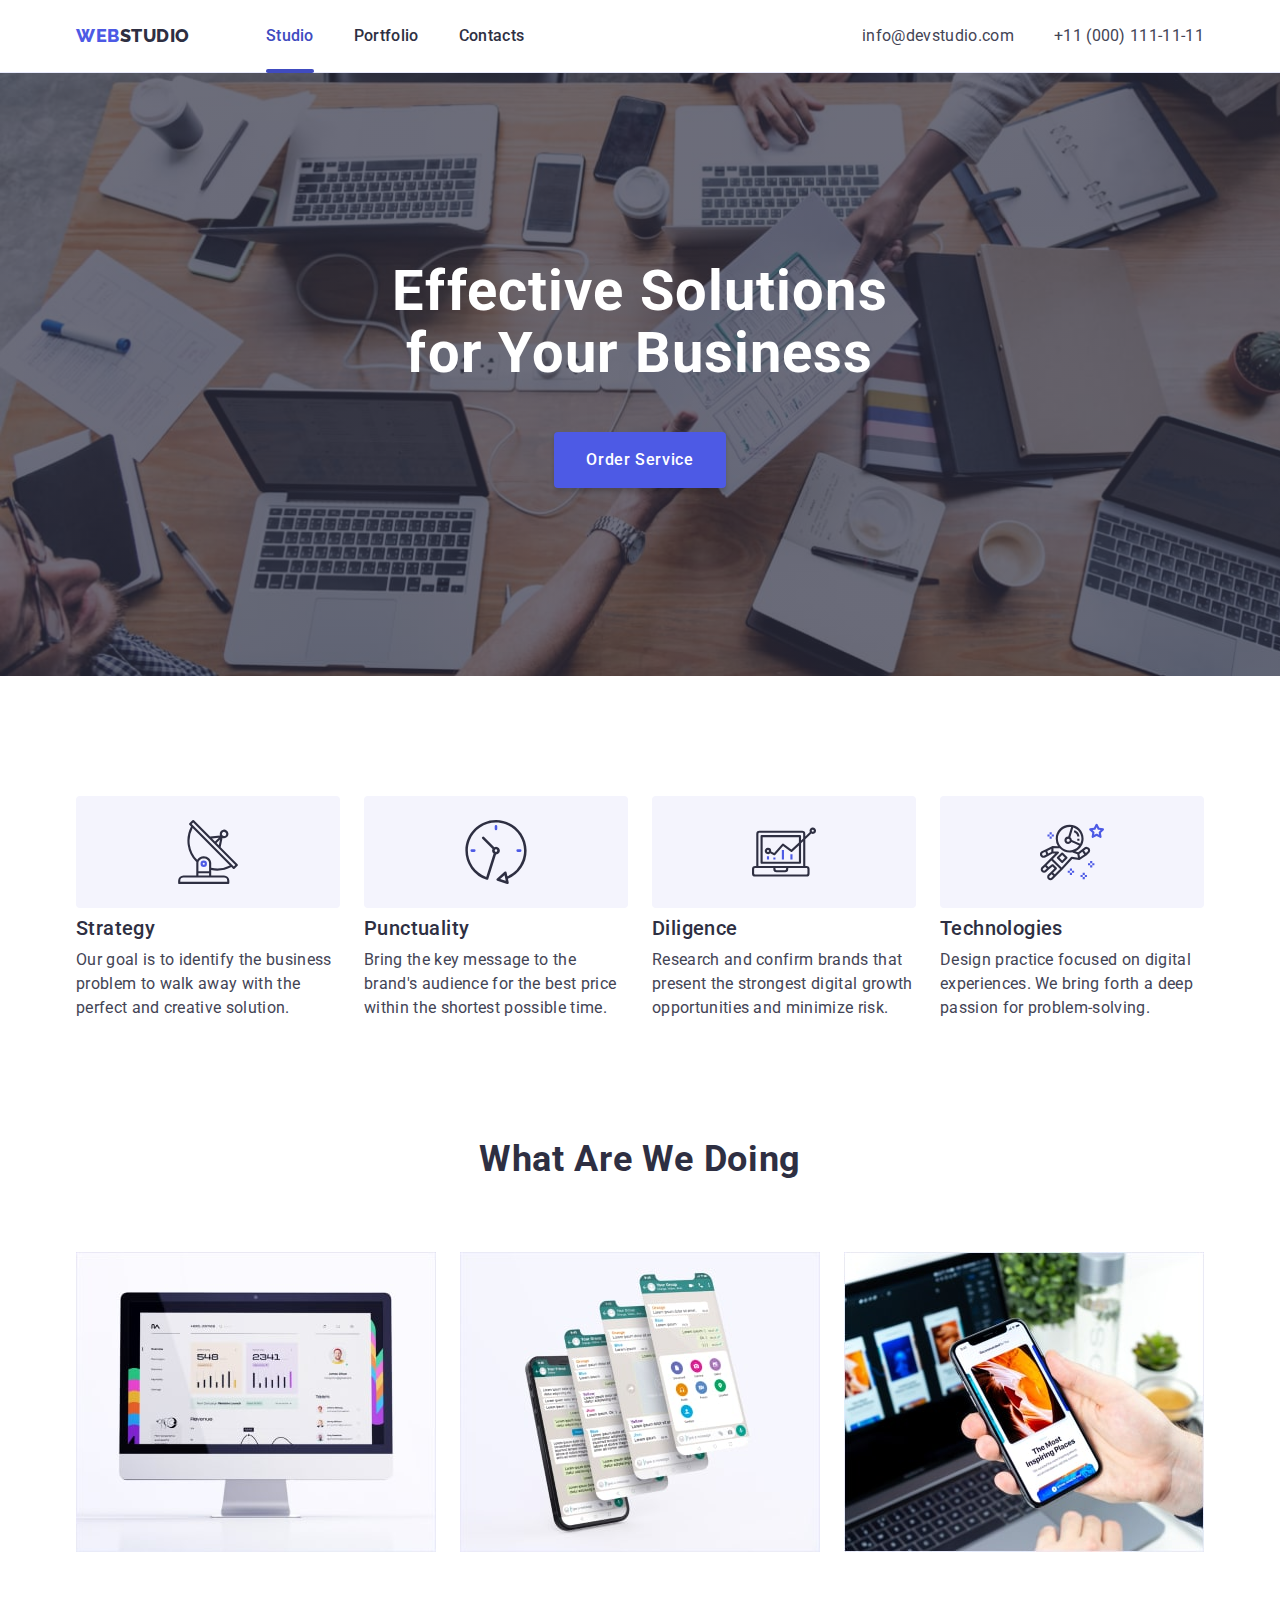
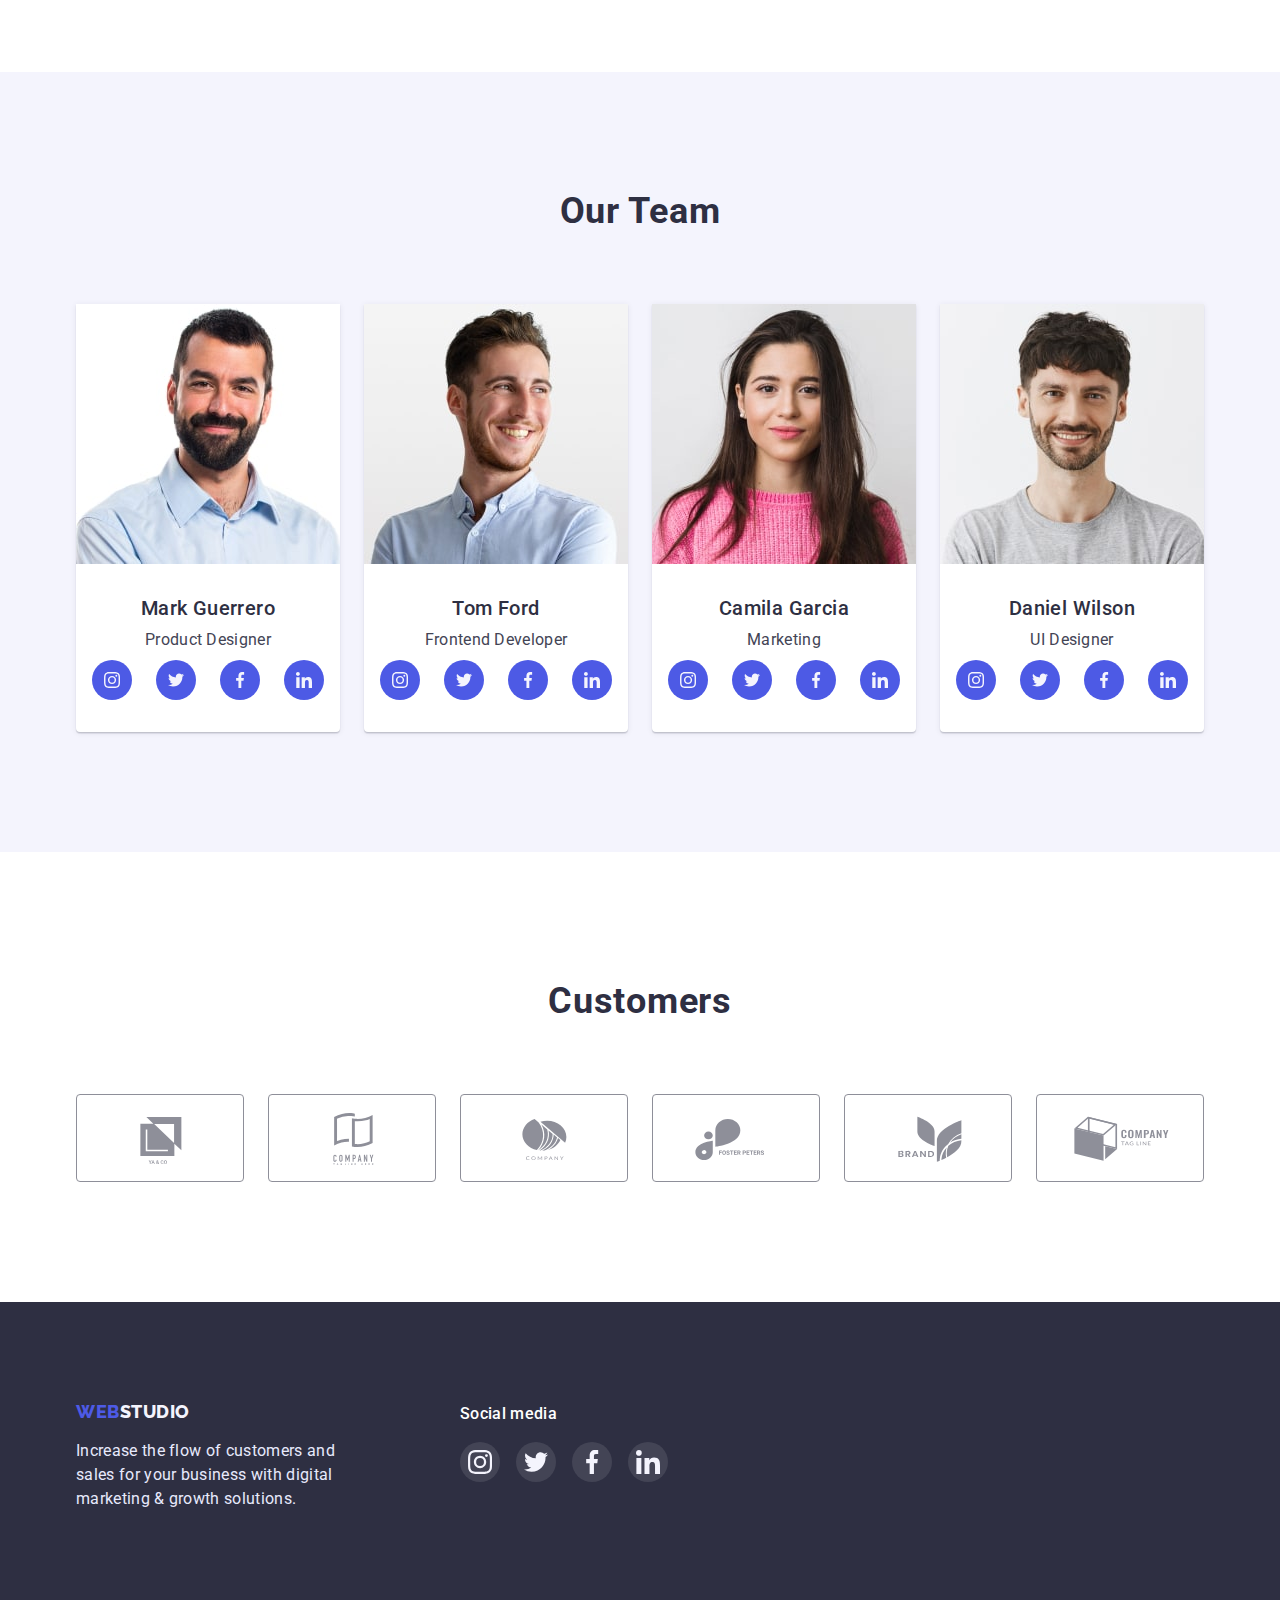
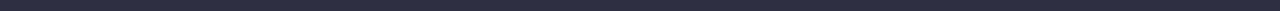
<file: index.html>
<!DOCTYPE html>
<html lang="en">
    <head>
        <meta charset="UTF-8">
        <meta http-equiv="X-UA-Compatible" content="IE=edge">
        <meta name="viewport" content="width=device-width, initial-scale=1.0">
        <title>WebStudio</title>
        <link rel="stylesheet" href="https://fonts.googleapis.com/css2?family=Raleway:wght@800&family=Roboto:wght@400;500;700&display=swap">
        <link rel="stylesheet" href="https://cdnjs.cloudflare.com/ajax/libs/modern-normalize/1.1.0/modern-normalize.min.css">
        <link rel="stylesheet" href="./css/styles.css">

    </head>
    <body>
        <!-- HEADER -->
        
        <header class="header">
            <div class="header-container">
                <nav class="header-navigation">
                    <a class="header-logo">
                        <span class="logo-one">WEB</span><span class="logo-two">STUDIO</span>
                    </a>
                    <ul class="header-list list">
                        <li class="header-item"><a class="header-link link active" href="./index.html">Studio</a></li>
                        <li class="header-item"><a class="header-link link" href="./portfolio.html">Portfolio</a></li>
                        <li class="header-item"><a class="header-link link" href="#">Contacts</a></li>
                    </ul>
                </nav>

                <address class="address-ul">
                    <ul class="contacts-list list">
                        <li><a class="header-mail link" href="mailto:info@devstudio.com">info@devstudio.com</a></li>
                        <li><a class="header-tel link" href="tel:+110001111111">+11 (000) 111-11-11</a></li>
                    </ul>   
                </address>
            </div>
        </header>

        <main>
            <!-- Hero image -->
            <section class="hero">
                <div class="container">
                    <h2 class="hero-title">Effective Solutions for Your Business</h2>
                        <button type="button" class="hero-btn" data-modal-open>Order Service</button>
                </div>     
            </section>
            
            <!-- Features -->
            <section class="features">
                <div class="container">
                    <h2 hidden>Features</h2>
                    <ul class="features-list list">
                        <li class="features-item">
                            <div class="box">
                                <svg width="64" height="64">
                                    <use href="./images/sprite.svg#icon-antenna"></use>
                                </svg>
                            </div>
                            <h3 class="features-title">Strategy</h3>
                            <p class="features-text">Our goal is to identify the business problem to walk away with the perfect and creative solution.</p>
                        </li>
                        <li class="features-item">
                            <div class="box">
                                <svg width="64" height="64">
                                    <use href="./images/sprite.svg#icon-clock"></use>
                                </svg>
                            </div>
                            <h3 class="features-title">Punctuality</h3>
                            <p class="features-text">Bring the key message to the brand's audience for the best price within the shortest possible time.</p>
                        </li>
                        <li class="features-item">
                            <div class="box">
                                <svg width="64" height="64">
                                    <use href="./images/sprite.svg#icon-diagram"></use>
                                </svg>
                            </div>
                            <h3 class="features-title">Diligence</h3>
                            <p class="features-text">Research and confirm brands that present the strongest digital growth opportunities and minimize risk.</p>
                        </li>
                        <li class="features-item">
                            <div class="box">
                                <svg width="64" height="64">
                                    <use href="./images/sprite.svg#icon-astronaut"></use>
                                </svg>
                            </div>
                            <h3 class="features-title">Technologies</h3>
                            <p class="features-text">Design practice focused on digital experiences. We bring forth a deep passion for problem-solving.</p>
                        </li>
                    </ul>    
                </div>
            </section>   

            <!-- Work -->
            <section class="work">
                <div class="container">
                    <h2 class="work-title">What are we doing</h2>
                    
                    <ul class="work-list list">
                        <li class="work-item">
                            <img src="./images/Rectangle1.jpg" alt="Monitor" width="360">
                        </li>
                        <li class="work-item">
                            <img src="./images/Rectangle2.jpg" alt="Smartphone" width="360">
                        </li>
                        <li class="work-item">
                            <img src="./images/Rectangle3.jpg" alt="Laptop and smartphone" width="360">
                        </li>
                    </ul>          
                </div>
            </section>

            <!-- Command -->
            <section class="team">
                <div class="container">
                    <h2 class="team-title">Our Team</h2>
                    <ul class="team-list list">
                        <li class="team-item">
                            <img src="./images/img(1).jpg" alt="man" width="264">
                            <div class="card">
                                <h3 class="team-name">Mark Guerrero</h3>
                                <p class="team-text">Product Designer</p>   
                                <ul class="social-list list">
                                    <li class="team-soc item">
                                        <a class="teamsoc-list-link" href="">
                                            <svg class="logo-svg" width="16" height="16">
                                                <use href="./images/sprite.svg#icon-instagram"></use>
                                            </svg>
                                        </a>
                                    </li>
                                    <li class="team-soc item">
                                        <a class="teamsoc-list-link" href="">
                                            <svg class="logo-svg" width="16" height="16">
                                                <use href="./images/sprite.svg#icon-twitter"></use>
                                            </svg>
                                        </a>
                                    </li>
                                    <li class="team-soc item">
                                        <a class="teamsoc-list-link" href="">
                                            <svg class="logo-svg" width="16" height="16">
                                                <use href="./images/sprite.svg#icon-facebook"></use>
                                            </svg>
                                        </a>
                                    </li>
                                    <li class="team-soc item">
                                        <a class="teamsoc-list-link" href="">
                                            <svg class="logo-svg" width="16" height="16">
                                            <use href="./images/sprite.svg#icon-linkedin"></use>
                                            </svg>
                                        </a>
                                    </li>     
                                </ul>
                            </div>     
                        </li>
                        <li class="team-item">
                            <img src="./images/img(2).jpg" alt="guy" width="264">
                            <div class="card">
                                <h3 class="team-name">Tom Ford</h3>
                                <p class="team-text">Frontend Developer</p>
                                <ul class="social-list list">
                                    <li class="team-soc item">
                                        <a class="teamsoc-list-link" href="">
                                            <svg class="logo-svg" width="16" height="16">
                                                <use href="./images/sprite.svg#icon-instagram"></use>
                                            </svg>
                                        </a>
                                    </li>
                                    <li class="team-soc item">
                                        <a class="teamsoc-list-link" href="">
                                            <svg class="logo-svg" width="16" height="16">
                                                <use href="./images/sprite.svg#icon-twitter"></use>
                                            </svg>
                                        </a>
                                    </li>
                                    <li class="team-soc item">
                                        <a class="teamsoc-list-link" href="">
                                            <svg class="logo-svg" width="16" height="16">
                                                <use href="./images/sprite.svg#icon-facebook"></use>
                                            </svg>
                                        </a>
                                    </li>
                                    <li class="team-soc item">
                                        <a class="teamsoc-list-link" href="">
                                            <svg class="logo-svg" width="16" height="16">
                                                <use href="./images/sprite.svg#icon-linkedin"></use>
                                            </svg>
                                        </a>
                                    </li>     
                                </ul>
                            </div>
                        </li>
                        <li class="team-item">
                            <img src="./images/img(3).jpg" alt="girl" width="264">
                            <div class="card">
                                <h3 class="team-name">Camila Garcia</h3>
                                <p class="team-text">Marketing</p>
                                <ul class="social-list list">
                                    <li class="team-soc item">
                                        <a class="teamsoc-list-link" href="">
                                            <svg class="logo-svg" width="16" height="16">
                                                <use href="./images/sprite.svg#icon-instagram"></use>
                                            </svg>
                                        </a>
                                    </li>
                                    <li class="team-soc item">
                                        <a class="teamsoc-list-link" href="">
                                            <svg class="logo-svg" width="16" height="16">
                                                <use href="./images/sprite.svg#icon-twitter"></use>
                                            </svg>
                                        </a>
                                    </li>
                                    <li class="team-soc item">
                                        <a class="teamsoc-list-link" href="">
                                            <svg class="logo-svg" width="16" height="16">
                                                <use href="./images/sprite.svg#icon-facebook"></use>
                                            </svg>
                                        </a>
                                    </li>
                                    <li class="team-soc item">
                                        <a class="teamsoc-list-link" href="">
                                            <svg class="logo-svg" width="16" height="16">
                                                <use href="./images/sprite.svg#icon-linkedin"></use>
                                            </svg>
                                        </a>
                                    </li>     
                                </ul>  
                            </div>
                        </li>
                        <li class="team-item">
                            <img src="./images/img(4).jpg" alt="guy" width="264">
                            <div class="card">
                                <h3 class="team-name">Daniel Wilson</h3>
                                <p class="team-text">UI Designer</p>
                                <ul class="social-list list">
                                    <li class="team-soc item">
                                        <a class="teamsoc-list-link" href="">
                                            <svg class="logo-svg" width="16" height="16">
                                            <use href="./images/sprite.svg#icon-instagram"></use>
                                        </svg>
                                        </a>
                                    </li>
                                    <li class="team-soc item">
                                        <a class="teamsoc-list-link" href="">
                                            <svg class="logo-svg" width="16" height="16">
                                                <use href="./images/sprite.svg#icon-twitter"></use>
                                            </svg>
                                        </a>
                                    </li>
                                    <li class="team-soc item">
                                        <a class="teamsoc-list-link" href="">
                                            <svg class="logo-svg" width="16" height="16">
                                                <use href="./images/sprite.svg#icon-facebook"></use>
                                            </svg>
                                        </a>
                                    </li>
                                    <li class="team-soc item">
                                        <a class="teamsoc-list-link" href="">
                                            <svg class="logo-svg" width="16" height="16">
                                                <use href="./images/sprite.svg#icon-linkedin"></use>
                                            </svg>
                                        </a>
                                    </li>     
                                </ul>
                            </div>
                        </li>
                    </ul>
                </div>
            </section>

                <!-- Customers -->
            <section class="customers">
                <div class="container">
                    <h2 class="customers-title">Customers</h2>
                    <ul class="customers-icon-list list">
                        <li class="customers-list-item">
                            <a class="customers-list link" href="">
                                <svg class="company-icon" width="104" height="56">
                                    <use href="./images/sprite.svg#icon-company1"></use>
                                </svg>
                            </a>
                        </li>
                        <li class="customers-list-item">
                            <a class="customers-list link" href="">
                                <svg class="company-icon" width="104" height="56">
                                    <use href="./images/sprite.svg#icon-company2"></use>
                                </svg>
                            </a>
                        </li>
                        <li class="customers-list-item">
                            <a class="customers-list link" href="">
                                <svg class="company-icon" width="104" height="56">
                                    <use href="./images/sprite.svg#icon-company3"></use>
                                </svg>
                            </a>
                        </li>                                         
                        <li class="customers-list-item">
                            <a class="customers-list link" href="">
                                <svg class="company-icon" width="104" height="56">
                                    <use href="./images/sprite.svg#icon-company4"></use>
                                </svg>
                            </a>
                        </li>                                          
                        <li class="customers-list-item">
                            <a class="customers-list link" href="">
                                <svg class="company-icon" width="104" height="56">
                                    <use href="./images/sprite.svg#icon-company5"></use>
                                </svg>
                            </a>
                        </li>                      
                        <li class="customers-list-item">
                            <a class="customers-list link" href="">
                                <svg class="company-icon" width="104" height="56">
                                    <use href="./images/sprite.svg#icon-company6"></use>
                                </svg>
                            </a>
                        </li>
                    </ul>
                </div>
            </section> 
        </main>

        <!-- Footer -->
        <footer class="footer">
            <div class="container-footer">
                <div class="footer-basement">
                    <a class="footer-logo">
                        <span class="logo-web">WEB</span><span class="logo-studio">STUDIO</span>
                    </a>
                    <p class="footer-text">Increase the flow of customers and sales for your business with digital marketing & growth solutions.</p>
                </div>
                <div class="footer-media">
                    <p class="soc-media title">Social media</p>
                    <ul class="social-med-list list">
                        <li class="social-media item">
                            <a class="media-list-link" href="">
                                <svg class="icon-svg" width="24" height="24">
                                    <use href="./images/sprite.svg#icon-instagram"></use>
                                </svg>
                            </a>
                        </li>
                        <li class="social-media item">
                            <a class="media-list-link" href="">
                                <svg class="icon-svg" width="24" height="24">
                                    <use href="./images/sprite.svg#icon-twitter"></use>
                                </svg>
                            </a>
                        </li>
                        <li class="social-media item">
                            <a class="media-list-link" href="">
                                <svg class="icon-svg" width="24" height="24">
                                <use href="./images/sprite.svg#icon-facebook"></use>
                                </svg>
                            </a>
                        </li>
                        <li class="social-media item">
                            <a class="media-list-link" href="">
                                <svg class="icon-svg" width="24" height="24">
                                    <use href="./images/sprite.svg#icon-linkedin"></use>
                                </svg>
                            </a>
                        </li>
                    </ul>
                </div>
            </div>   
        </footer>
        <div class="backdrop is-hidden" data-modal>
            <div class="modal">
                <button type="button" class="modal-close" data-modal-close>
                    <svg class="modal-close-icon" width="8" height="8">
                        <use href="./images/sprite.svg#icon-close"></use>
                    </svg>
                </button>
            </div>
        </div>
        <script src="./js/modal.js"></script>
    </body>
</html>
</file>
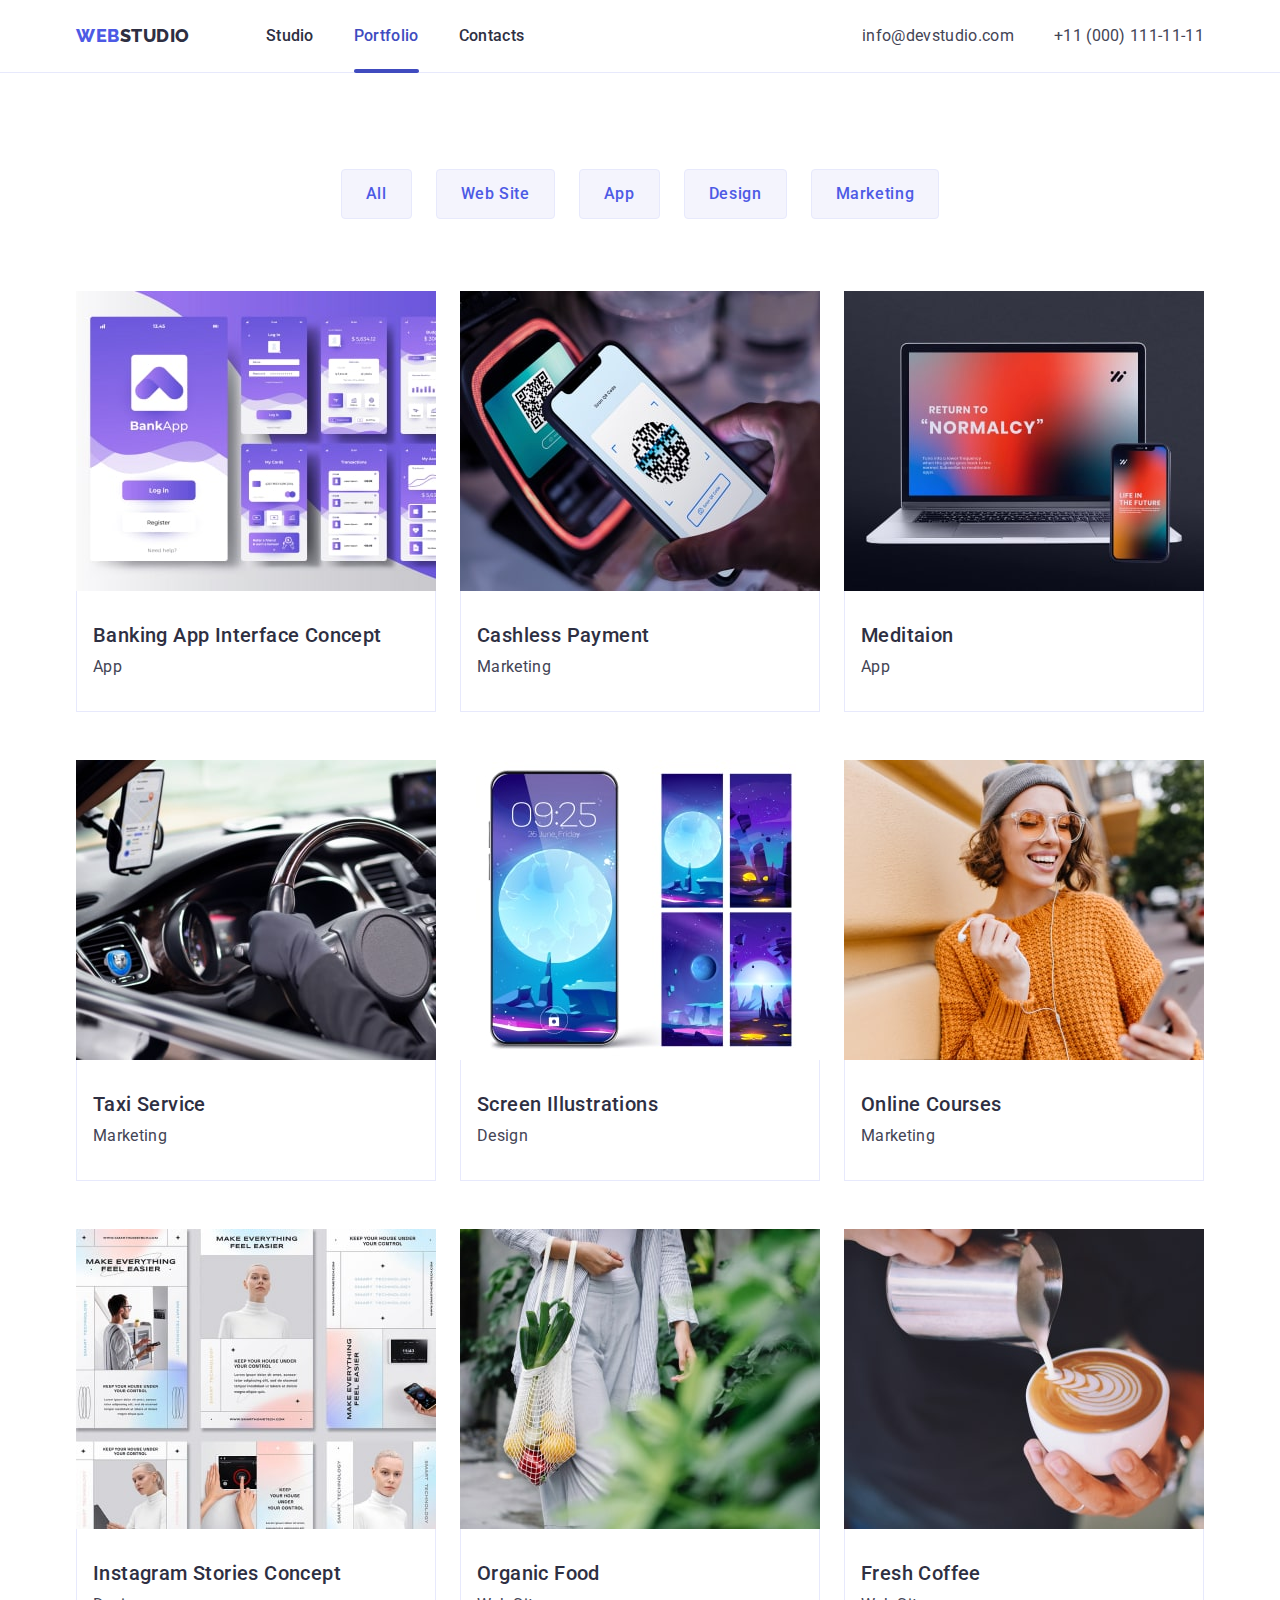
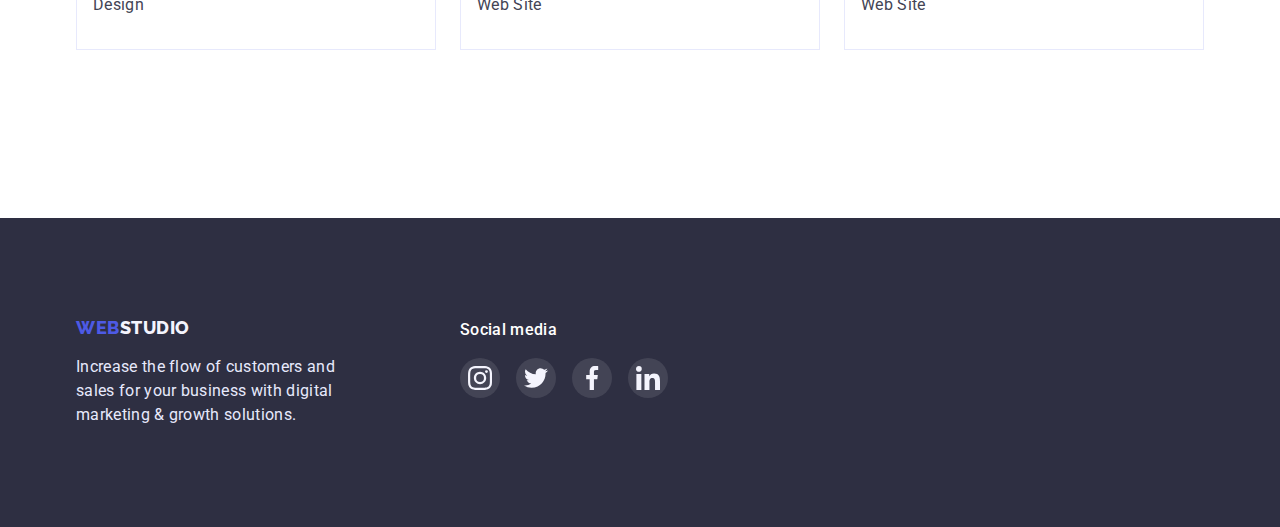
<file: portfolio.html>
<!DOCTYPE html>
<html lang="en">
    <head>
        <meta charset="UTF-8">
        <meta http-equiv="X-UA-Compatible" content="IE=edge">
        <meta name="viewport" content="width=device-width, initial-scale=1.0">
        <title>Portfolio</title>
        <link rel="stylesheet" href="https://fonts.googleapis.com/css2?family=Raleway:wght@800&family=Roboto:wght@400;500;700&display=swap">
        <link rel="stylesheet" href="https://cdnjs.cloudflare.com/ajax/libs/modern-normalize/1.1.0/modern-normalize.min.css">
        <link rel="stylesheet" href="./css/styles.css">
    
    </head>
    <body>
               
        <header class="header">
            <div class="header-container">
                <nav class="header-navigation">
                    <a class="header-logo">
                        <span class="logo-one">WEB</span><span class="logo-two">STUDIO</span>
                    </a>
                    <ul class="header-list list">
                        <li class="header-item"><a class="header-link link" href="./index.html">Studio</a></li>
                        <li class="header-item"><a class="header-link link active" href="./portfolio.html">Portfolio</a></li>
                        <li class="header-item"><a class="header-link link" href="#">Contacts</a></li>
                    </ul>
                </nav>

                <address class="address-ul">
                    <ul class="contacts-list list">
                        <li><a class="header-mail link" href="mailto:info@devstudio.com">info@devstudio.com</a></li>
                        <li><a class="header-tel link" href="tel:+110001111111">+11 (000) 111-11-11</a></li>
                    </ul>
    
                </address>
            </div>
        </header>

        <main>
        
            <!-- Content -->
            <section class="portfolio">
                <div class="container">
                    <h1 hidden>Portfolio</h1>

                    <ul class="portfolio-list list">
                        <li class="portfolio-item"><button class="portfolio-btn" type="button">All</button></li>
                        <li class="portfolio-item"><button class="portfolio-btn" type="button">Web Site</button></li>
                        <li class="portfolio-item"><button class="portfolio-btn" type="button">App</button></li>
                        <li class="portfolio-item"><button class="portfolio-btn" type="button">Design</button></li>
                        <li class="portfolio-item"><button class="portfolio-btn" type="button">Marketing</button></li>
                    </ul>
                    <ul class="content-list list">
                        <li class="content-item">
                            <div class="content-top-wrap">
                            <img src="./images/BankingAppInterfaceConcept.jpg" alt="" width="360">
                            <p class="content-top-text">14 Stylish and User-Friendly App Design Concepts · Task Manager App · Calorie Tracker App · Exotic Fruit Ecommerce App · Cloud Storage App</p>
                            </div>
                            <div class="image-content">
                                <h2 class="content-title">Banking App Interface Concept</h2>
                                <p class="content-text">App</p>
                            </div>
                        </li>
                        <li class="content-item">
                            <div class="content-top-wrap">
                                <img src="./images/CashlessPayment.jpg" alt="" width="360">
                                <p class="content-top-text">14 Stylish and User-Friendly App Design Concepts · Task Manager App · Calorie Tracker App · Exotic Fruit Ecommerce App · Cloud Storage App</p>
                            </div>
                            <div class="image-content">
                                <h2 class="content-title">Cashless Payment</h2>
                                <p class="content-text">Marketing</p>
                            </div>
                        </li>
                        <li class="content-item">
                            <div class="content-top-wrap">
                                <img src="./images/MeditaionApp.jpg" alt="" width="360">
                                <p class="content-top-text">14 Stylish and User-Friendly App Design Concepts · Task Manager App · Calorie Tracker App · Exotic Fruit Ecommerce App · Cloud Storage App</p>
                            </div>
                            <div class="image-content">
                                <h2 class="content-title">Meditaion</h2>
                                <p class="content-text">App</p>
                            </div>
                        </li>
                        <li class="content-item">
                            <div class="content-top-wrap">
                                <img src="./images/TaxiService.jpg" alt="" width="360">
                                <p class="content-top-text">14 Stylish and User-Friendly App Design Concepts · Task Manager App · Calorie Tracker App · Exotic Fruit Ecommerce App · Cloud Storage App</p>
                            </div>
                            <div class="image-content">
                                <h2 class="content-title">Taxi Service</h2>
                                <p class="content-text">Marketing</p>
                            </div>
                        </li>
                        <li class="content-item">
                            <div class="content-top-wrap">
                                <img src="./images/ScreenIllustrations.jpg" alt="" width="360">
                                <p class="content-top-text">14 Stylish and User-Friendly App Design Concepts · Task Manager App · Calorie Tracker App · Exotic Fruit Ecommerce App · Cloud Storage App</p>
                            </div>
                            <div class="image-content">
                                <h2 class="content-title">Screen Illustrations</h2>
                                <p class="content-text">Design</p>
                            </div>
                        </li>
                        <li class="content-item">
                            <div class="content-top-wrap">
                                <img src="./images/OnlineCourses.jpg" alt="" width="360">
                                <p class="content-top-text">14 Stylish and User-Friendly App Design Concepts · Task Manager App · Calorie Tracker App · Exotic Fruit Ecommerce App · Cloud Storage App</p>
                            </div>
                            <div class="image-content">
                                <h2 class="content-title">Online Courses</h2>
                                <p class="content-text">Marketing</p>
                            </div>
                        </li> 
                        <li class="content-item">
                            <div class="content-top-wrap">
                                <img src="./images/InstagramStoriesConcept.jpg" alt="" width="360">
                                <p class="content-top-text">14 Stylish and User-Friendly App Design Concepts · Task Manager App · Calorie Tracker App · Exotic Fruit Ecommerce App · Cloud Storage App</p>
                            </div>
                            <div class="image-content">
                                <h2 class="content-title">Instagram Stories Concept</h2>
                                <p class="content-text">Design</p>
                            </div>
                        </li>   
                        <li class="content-item">
                            <div class="content-top-wrap">
                                <img src="./images/OrganicFood.jpg" alt="" width="360">
                                <p class="content-top-text">14 Stylish and User-Friendly App Design Concepts · Task Manager App · Calorie Tracker App · Exotic Fruit Ecommerce App · Cloud Storage App</p>
                            </div>
                            <div class="image-content">
                                <h2 class="content-title">Organic Food</h2>
                                <p class="content-text">Web Site</p>
                            </div>
                        </li>
                        <li class="content-item">
                            <div class="content-top-wrap">
                                <img src="./images/FreshCoffee.jpg" alt="" width="360">
                                <p class="content-top-text">14 Stylish and User-Friendly App Design Concepts · Task Manager App · Calorie Tracker App · Exotic Fruit Ecommerce App · Cloud Storage App</p>
                            </div>
                            <div class="image-content">
                                <h2 class="content-title">Fresh Coffee</h2>
                                <p class="content-text">Web Site</p>
                            </div>
                        </li>   
    
                    </ul>
                        
                </div>
  
            </section>
 
        </main>
        <!-- Footer -->
        <footer class="footer">
            <div class="container-footer">
                <div class="footer-basement">
                    <a class="footer-logo">
                        <span class="logo-web">WEB</span><span class="logo-studio">STUDIO</span>
                    </a>
                    <p class="footer-text">Increase the flow of customers and sales for your business with digital marketing & growth solutions.</p>
                </div>
                <div class="footer-media">
                    <p class="soc-media title">Social media</p>
                    <ul class="social-med-list list">
                        <li class="social-media item">
                            <a class="media-list-link" href="">
                                <svg class="icon-svg" width="24" height="24">
                                    <use href="./images/sprite.svg#icon-instagram"></use>
                                </svg>
                            </a>
                        </li>
                        <li class="social-media item">
                            <a class="media-list-link" href="">
                                <svg class="icon-svg" width="24" height="24">
                                    <use href="./images/sprite.svg#icon-twitter"></use>
                                </svg>
                            </a>
                        </li>
                        <li class="social-media item">
                            <a class="media-list-link" href="">
                                <svg class="icon-svg" width="24" height="24">
                                <use href="./images/sprite.svg#icon-facebook"></use>
                                </svg>
                            </a>
                        </li>
                        <li class="social-media item">
                            <a class="media-list-link" href="">
                                <svg class="icon-svg" width="24" height="24">
                                    <use href="./images/sprite.svg#icon-linkedin"></use>
                                </svg>
                            </a>
                        </li>
                    </ul>
                </div>
            </div>   
        </footer>

    </body>
    
    
</html>
</file>
<file: css/styles.css>
:root {
    --primary-brand-color:#4D5AE5;
    --dark-color:#2E2F42;
    --text-color:#434455;
    --cloud-color:#ffffff;
    --cornflower-color:#E7E9FC;
    --lightcloud-color:#F4F4FD;
    --pressedstate-color:#404BBF; 
    --subtletext-color:#8E8F99;
    --success-color:#31D0AA
}

*,*::before,*::after { 
    margin: 0; padding: 0; }

img {
    display: block;
}

body {
    font-family: 'Roboto', sans-serif;
    background-color:var(--cloud-color);
    color:var(--dark-color); 
}

.list {
    list-style: none;
}

.link {
    text-decoration: none;
    transition: color 250ms cubic-bezier(0.4, 0, 0.2, 1);
    
}

.container {
    width: 1158px;
    padding: 0px 15px;
    margin-left: auto;
    margin-right: auto;
}


    /*     --------  HEADER  --------       */   
.header {
    border-bottom: 1px solid #E7E9FC;
}
.header-container {
    margin-left: auto;
    margin-right: auto;
    width: 1158px;
    padding-left: 15px;
    padding-right: 15px;
    display: flex;
    align-items: center;
}
.header-navigation {
    display: flex;
    align-items: center;
}
.header-logo {
    display: flex;
}
.logo-one {
    font-family: 'Raleway',sans-serif;
    font-style: normal;
    font-weight: 800;
    font-size: 18px;
    line-height: 1.33;
    letter-spacing: 0.03em;
    color: var(--primary-brand-color);
}
.logo-two {
    font-family: 'Raleway',sans-serif;
    font-weight: 800;
    font-size: 18px;
    line-height: 1.33;
    letter-spacing: 0.03em; 
    color: var(--dark-color);
}
.header-list {
    margin: 0;
    display: flex;
    margin-left: 76px;
    padding: 0;    
}

.header-item .active::after {
    content: "";
    bottom: -1px;
    left: 0;
    position: absolute;
    width: 100%;
    height: 4px;
    background-color: var(--pressedstate-color);
}

.header-item:not(:last-child) {
    margin-right: 40px;
}

.header-link {
    position: relative;
    display: block;
    padding: 24px 0;
    font-weight: 500;
    line-height: 1.5;
    letter-spacing: 0.02em;
    color: var(--dark-color);
    transition: color 250ms cubic-bezier(0.4, 0, 0.2, 1);
}

.header-link::after  {
    border-radius: 2px;
    border-bottom: 2px solid var(--pressedstate-color); 

}

.active {
    color: var(--pressedstate-color);
}


.link:focus, .link:hover {
    color: var(--pressedstate-color);
}

.address-ul {
    margin-left: auto;
}

.contacts-list {
    display: flex;
    margin: 0;
    padding: 0;
    transition: color 250ms cubic-bezier(0.4, 0, 0.2, 1);
}

.contacts-list .link:hover,
.contacts-list .link:focus {
    color: var(--pressedstate-color);
}

.header-mail {
    font-style: normal;
    line-height: 1.5;
    letter-spacing: 0.02em;
    color: var(--text-color);
    margin-right: 40px; 
}

.header-tel {
    font-family: inherit;
    font-style: normal;
    font-size: 16px;
    line-height: 1.5;
    letter-spacing: 0.02em;
    color: var(--text-color);
}

    /*     --------  HERO  --------       */

.hero {
    background-image: linear-gradient(
        rgba(46, 47, 66, 0.7),
        rgba(46, 47, 66, 0.7)),
        url(../images/people-office\(1\).jpg);
    background-repeat: no-repeat;
    background-size: cover;
    padding-top: 188px;
    padding-bottom: 188px;
    max-width: 1440px;
    margin-left: auto;
    margin-right: auto;
}

.hero-title {
    margin: 0;
    font-weight: 700;
    font-size: 56px;
    line-height: 1.1;
    letter-spacing: 0.02em;
    color: var(--cloud-color);
    margin-bottom: 48px;
    width: 496px;
    margin-left: auto;
    margin-right: auto;
    text-align: center;
}

.hero-btn {
    font-family: inherit;
    font-weight: 500;
    font-size: 16px;
    line-height: 1.5;
    letter-spacing: 0.04em;
    padding: 16px 32px;
    box-shadow: 0px 4px 4px rgba(0, 0, 0, 0.15);
    border-radius: 4px;
    color: var(--cloud-color);
    background-color: var(--primary-brand-color);
    cursor: pointer;
    display: block;
    text-align: center;
    border: transparent;
    margin: 0 auto;
    transition: background-color 250ms cubic-bezier(0.4, 0, 0.2, 1);
}

.hero-btn:hover,
.hero-btn:focus {
   background-color: var(--pressedstate-color);
}

    /*     --------  FEATURES  --------       */

.features {
    padding-top: 120px;
    padding-bottom: 120px;
}

.features-list {
    display: flex;
    margin: 0;
    padding: 0;
}

.box-list {
    display: flex;
    justify-content: center;
}

.box {
    display: flex;
    justify-content: center;
    align-items: center;
    width: 264px;
    height: 112px;
    border-radius: 4px;
    background-color: var(--lightcloud-color);
    margin-bottom: 8px;
}

.features-item {
    width: 264px;
}

.features-item:not(:last-child) {
    margin-right: 24px;
}    

.features-title {
    font-weight: 500;
    font-size: 20px;
    line-height: 1.2;
    letter-spacing: 0.02em;
    color: var(--dark-color);
    margin-bottom: 8px;
    margin-top: 0;
}

.features-text {
    line-height: 1.5;
    letter-spacing: 0.02em;
    color: var(--text-color);
    margin: 0;
}

    /*     --------  WORK  --------       */

.work {
    padding-bottom: 120px;
}

.work-title {
    font-weight: 700;
    font-size: 36px;
    line-height: 1.11;
    letter-spacing: 0.02em;
    color: var(--dark-color);
    margin: 0;
    text-align: center;
    text-transform: capitalize;
    margin-bottom: 72px;
}

.work-list {
    display: flex;
    justify-content: center;
    padding: 0;
    margin: 0;
}

.work-item:not(:last-child) {
    margin-right: 24px;
}

    /*     --------  TEAM  --------       */  

.team {
    background-color: var(--lightcloud-color);
    padding-top: 120px;
    padding-bottom: 120px;

}
   
.team-title {
    margin: 0;
    font-weight: 700;
    font-size: 36px;
    line-height: 1.11;
    letter-spacing: 0.02em;
    color: var(--dark-color);
    margin-bottom: 72px;
    text-align: center;
    text-transform: capitalize;
}

.team-list {
    display: flex;
    text-align: center;
    justify-content: center;
    margin: 0;
    padding: 0;
}
    
.team-item {
    background-color: var(--cloud-color);
    box-shadow: 0px 1px 6px rgba(46, 47, 66, 0.08), 
    0px 1px 1px rgba(46, 47, 66, 0.16), 
    0px 2px 1px rgba(46, 47, 66, 0.08);
    border-radius: 0px 0px 4px 4px;
}

.team-item:not(:last-child) {
    margin-right: 24px;
}

.card {
    padding-top: 32px;
    padding-bottom: 32px;
}

.team-name {
    font-weight: 500;
    font-size: 20px;
    line-height: 1.2;
    letter-spacing: 0.02em;
    color: var(--dark-color);
    margin: 0;
    margin-bottom: 8px;
    text-align: center;
}

.team-text {
    line-height: 1.5;
    letter-spacing: 0.02em;
    color: var(--text-color);
    margin: 0;
    margin-bottom: 8px;
    text-align: center;
}
.social-list {
    display: flex;
    gap: 24px;
    justify-content: center;
  
}

.teamsoc-list-link {
    display: flex;
    justify-content: center;
    align-items: center;
    width: 40px;
    height: 40px;
    border-radius: 50%;
    background-color: var(--primary-brand-color);
    transition: background-color 250ms cubic-bezier(0.4, 0, 0.2, 1), 
                border-radius 250ms cubic-bezier(0.4, 0, 0.2, 1);
                
}

.teamsoc-list-link:hover,
.teamsoc-list-link:focus {
    background-color: var(--pressedstate-color);
}

    /*     --------  CUSTOMERS  --------    */

.customers {
    padding-top: 130px;
    padding-bottom: 120px;
}

.customers-title {
    margin-bottom: 72px;
    font-weight: 700;
    font-size: 36px;
    line-height: 1.11;
    text-align: center;
    letter-spacing: 0.02em;
    text-transform: capitalize;
    color: var(--dark-color);
}


.customers-icon-list {
    display: flex;
    justify-content: center;
    display: flex;
    gap: 24px;
}


.customers-list {
    display: flex;
    justify-content: center;
    align-items: center;
    width: 168px;
    height: 88px;
    border: 1px solid var(--subtletext-color);
    border-radius: 4px;
    cursor: pointer;
    transition: border 250ms cubic-bezier(0.4, 0, 0.2, 1);
}

.company-icon {
    fill: var(--subtletext-color);
    transition:fill 250ms cubic-bezier(0.4, 0, 0.2, 1);
}

.customers-list:hover,
.customers-list:focus {
    border: 1px solid var(--pressedstate-color);
   
    
}
.customers-list:hover .company-icon ,
.customers-list:focus .company-icon {
    fill: var(--pressedstate-color);
}

    /*     --------  FOOTER  --------       */  
    
.footer {
    background-color: var(--dark-color);
    padding-top: 100px;
    padding-bottom: 100px;
}

.container-footer {
    display: flex;
    width: 1158px;
    padding: 0px 15px;
    margin-left: auto;
    margin-right: auto;
}

.footer-logo {
    display: block;
    margin-bottom: 16px;
}

.footer-text {
    margin: 0;
    line-height: 1.5;
    letter-spacing: 0.02em;
    color: var(--cornflower-color);
    width: 264px;
}   

.footer-media {
    margin-left: 120px;
    

}

.logo-web {
    font-family: 'Raleway';
    font-weight: 800;
    font-size: 18px;
    line-height: 1.16;
    letter-spacing: 0.03em;
    color: var(--primary-brand-color);
}

.logo-studio {
    font-family: 'Raleway';
    font-weight: 800;
    font-size: 18px;
    line-height: 1.16;
    letter-spacing: 0.03em;
    color: var(--lightcloud-color);
}


.soc-media {
    font-weight: 500;
    line-height: 1.5;
    letter-spacing: 0.02em;
    color: var(--cloud-color);
    margin-bottom: 16px;
}

.social-med-list {
    display: flex;
    gap: 16px;
}


.media-list-link {
    display: flex;
    justify-content: center;
    align-items: center;
    width: 40px;
    height: 40px;
    border-radius: 50%;
    background: rgba(255, 255, 255, 0.1);
    transition: background-color 250ms cubic-bezier(0.4, 0, 0.2, 1);
}        

.media-list-link:hover,
.media-list-link:focus {
    background-color: var(--success-color);
}


    /*     --------  Стили для Портфолио  --------       */ 

.portfolio {
    padding-top: 96px;
    padding-bottom: 120px;
}

.portfolio-list {
    margin: 0;
    padding: 0;
    display: flex;
    justify-content: center;
    margin-bottom: 72px;
}    
 
.portfolio-item:not(:last-child) {
    margin-right: 24px;
}
    
.portfolio-btn {
    font-family: inherit;
    font-weight: 500;
    font-size: 16px;
    line-height: 1.5;
    padding: 12px 24px;
    letter-spacing: 0.04em;
    color: var(--primary-brand-color);
    text-align: center;
    cursor: pointer;
    background: var(--lightcloud-color);
    border: 1px solid var(--cornflower-color);
    border-radius: 4px;
    transition: color 250ms cubic-bezier(0.4, 0, 0.2, 1),
                background-color 250ms cubic-bezier(0.4, 0, 0.2, 1),
                border 250ms cubic-bezier(0.4, 0, 0.2, 1),
                box-shadow 250ms cubic-bezier(0.4, 0, 0.2, 1);
}

.portfolio-item :hover,
.portfolio-item :focus {
    color: var(--cloud-color);
    background-color: var(--pressedstate-color);
    border: 1px solid var(--pressedstate-color);
    box-shadow: 0px 3px 1px rgba(0, 0, 0, 0.1), 
                0px 2px 1px rgba(0, 0, 0, 0.08), 
                0px 2px 2px rgba(0, 0, 0, 0.12);
}

.content-list {
    display: flex;
    flex-wrap: wrap;
    padding: 0;
    margin: 0;
    list-style: none;
}

.content-item {
    margin-bottom: 48px;
    transition: box-shadow 250ms cubic-bezier(0.4, 0, 0.2, 1);
}

.content-top-wrap {
    position: relative;
    overflow: hidden;
}

.content-top-text {
    position: absolute;
    top: 0;
    font-size: 16px;
    line-height: 1.5;
    color: var(--lightcloud-color);
    padding: 40px 32px;
    height: 100%;
    background-color: var(--primary-brand-color);
    transform: translateY(100%);
    transition: transform 250ms cubic-bezier(0.4, 0, 0.2, 1);
}

.content-item:hover .content-top-text {
    transform: translateY(0);
}

.content-item:hover {
    box-shadow: 0px 2px 1px rgba(46, 47, 66, 0.08), 
                0px 1px 1px rgba(46, 47, 66, 0.16), 
                0px 1px 6px rgba(46, 47, 66, 0.08); 

}

.content-item:not(:nth-last-child(3n-2)) {
    margin-right: 24px;
    
}

.image-content {
    border: 1px solid var(--cornflower-color);
    border-top: none;
    padding-top: 32px;
    padding-bottom: 32px;
    padding-left: 16px;
}

.content-title {
    margin: 0;
    font-weight: 500;
    font-size: 20px;
    line-height: 1.2;
    letter-spacing: 0.02em;
    color: var(--dark-color);
    margin-bottom: 8px;
}

.content-text {
    margin: 0;
    line-height: 1.5;
    letter-spacing: 0.02em;
    color: var(--text-color);
}

      /*     --------  Модалка  --------       */ 
.backdrop {
    position: fixed;
    top: 0;
    left: 0;
    z-index: 100;
    width: 100%;
    height: 100%;
    background-color: rgba(46, 47, 66, 0.4);

    transition: opacity 250ms cubic-bezier(0.4, 0, 0.2, 1), 
                visibility 250ms cubic-bezier(0.4, 0, 0.2, 1); 
}

.backdrop.is-hidden {
    opacity: 0;
    visibility: hidden;
    pointer-events: none;
}

.modal {
    position: absolute;
    top: 50%;
    left: 50%;
    transform: translate(-50%, -50%);
    width: 408px;
    height: 576px;
    border-radius: 4px;
    background-color: #FCFCFC;
}

.modal-close {
    position: absolute;
    top: 24px;
    right: 24px;
    display: flex;
    justify-content: center;
    align-items: center;
    background-color: var(--cornflower-color);
    border: 1px solid rgba(0, 0, 0, 0.1);
    width: 24px;
    height: 24px;
    border-radius: 50%;
    cursor: pointer;
    transition: background-color 250ms cubic-bezier(0.4, 0, 0.2, 1);   
}

 .modal-close-icon {
    transition: fill 250ms cubic-bezier(0.4, 0, 0.2, 1);              
}

.modal-close:hover,
.modal-close:focus {
    background-color: var(--pressedstate-color);
}

.modal-close:hover .modal-close-icon,
.modal-close:focus .modal-close-icon {
    fill: var(--cloud-color);
}
</file>
